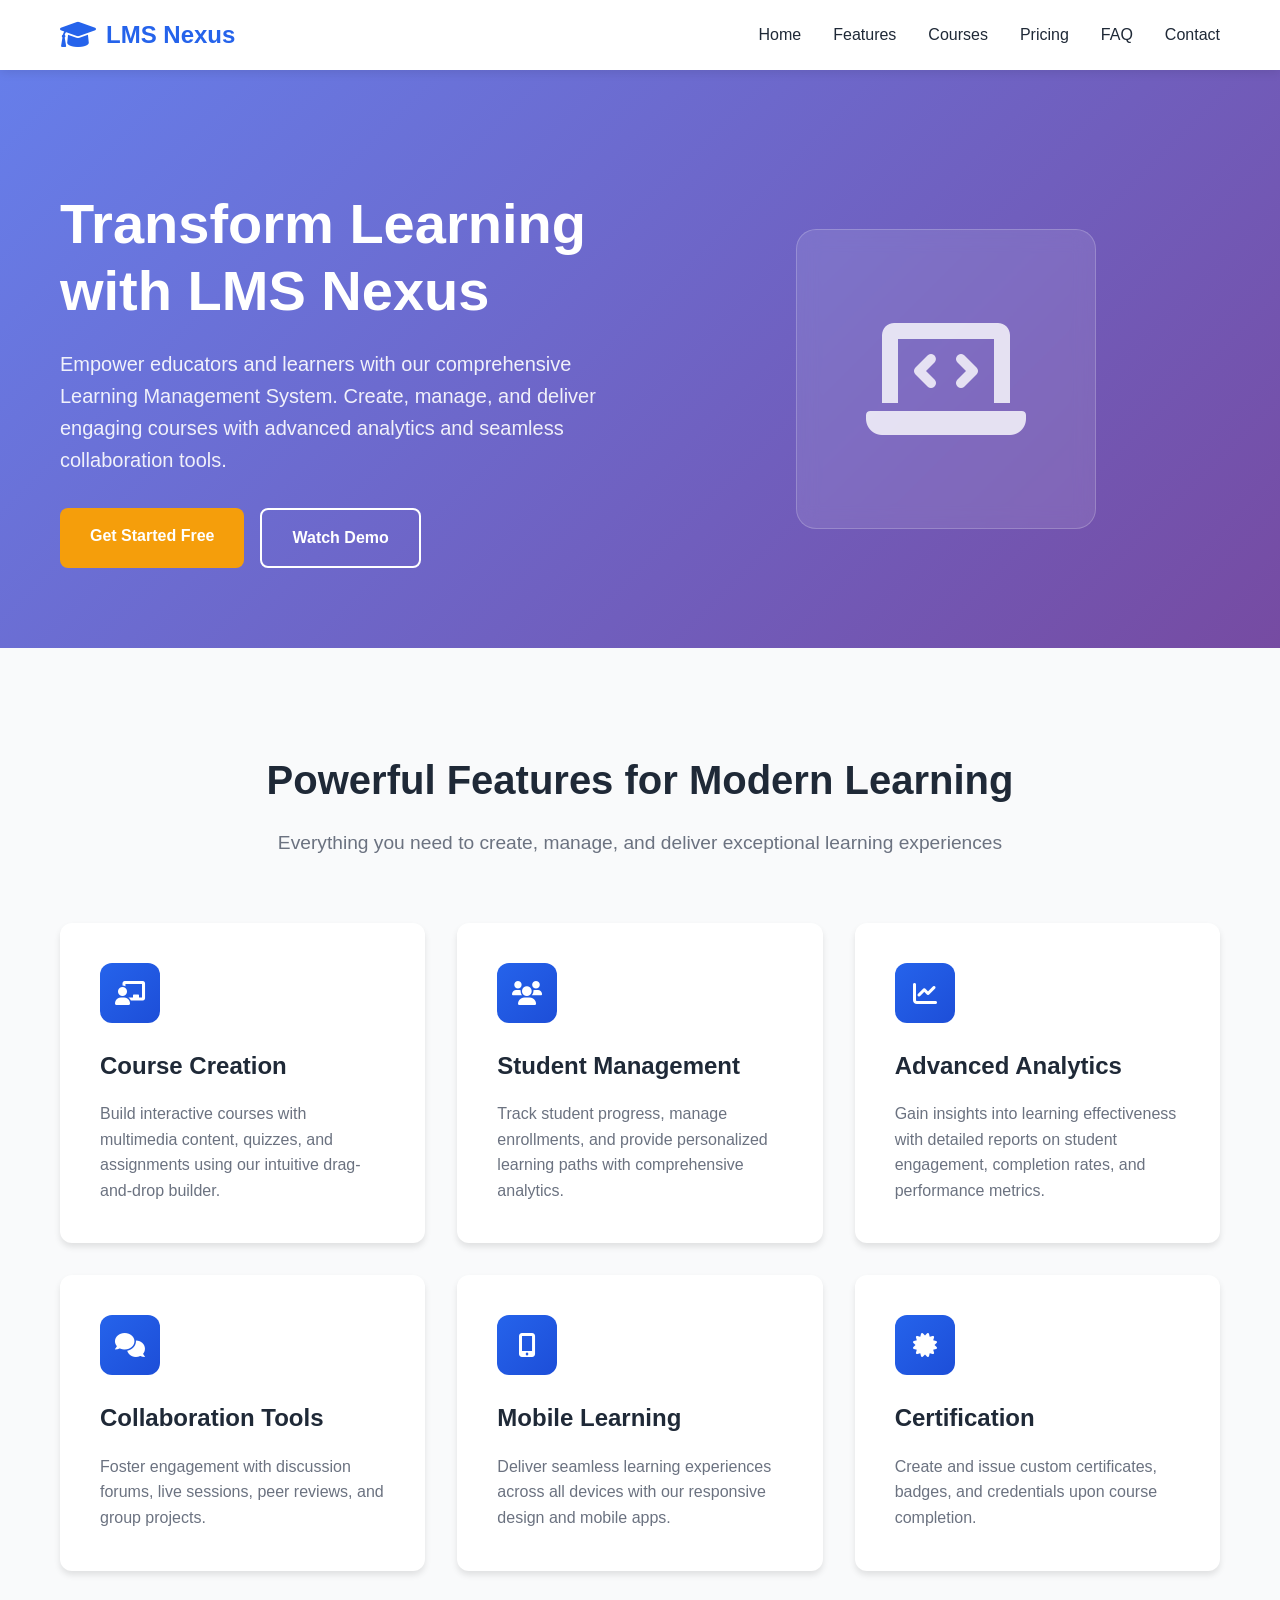
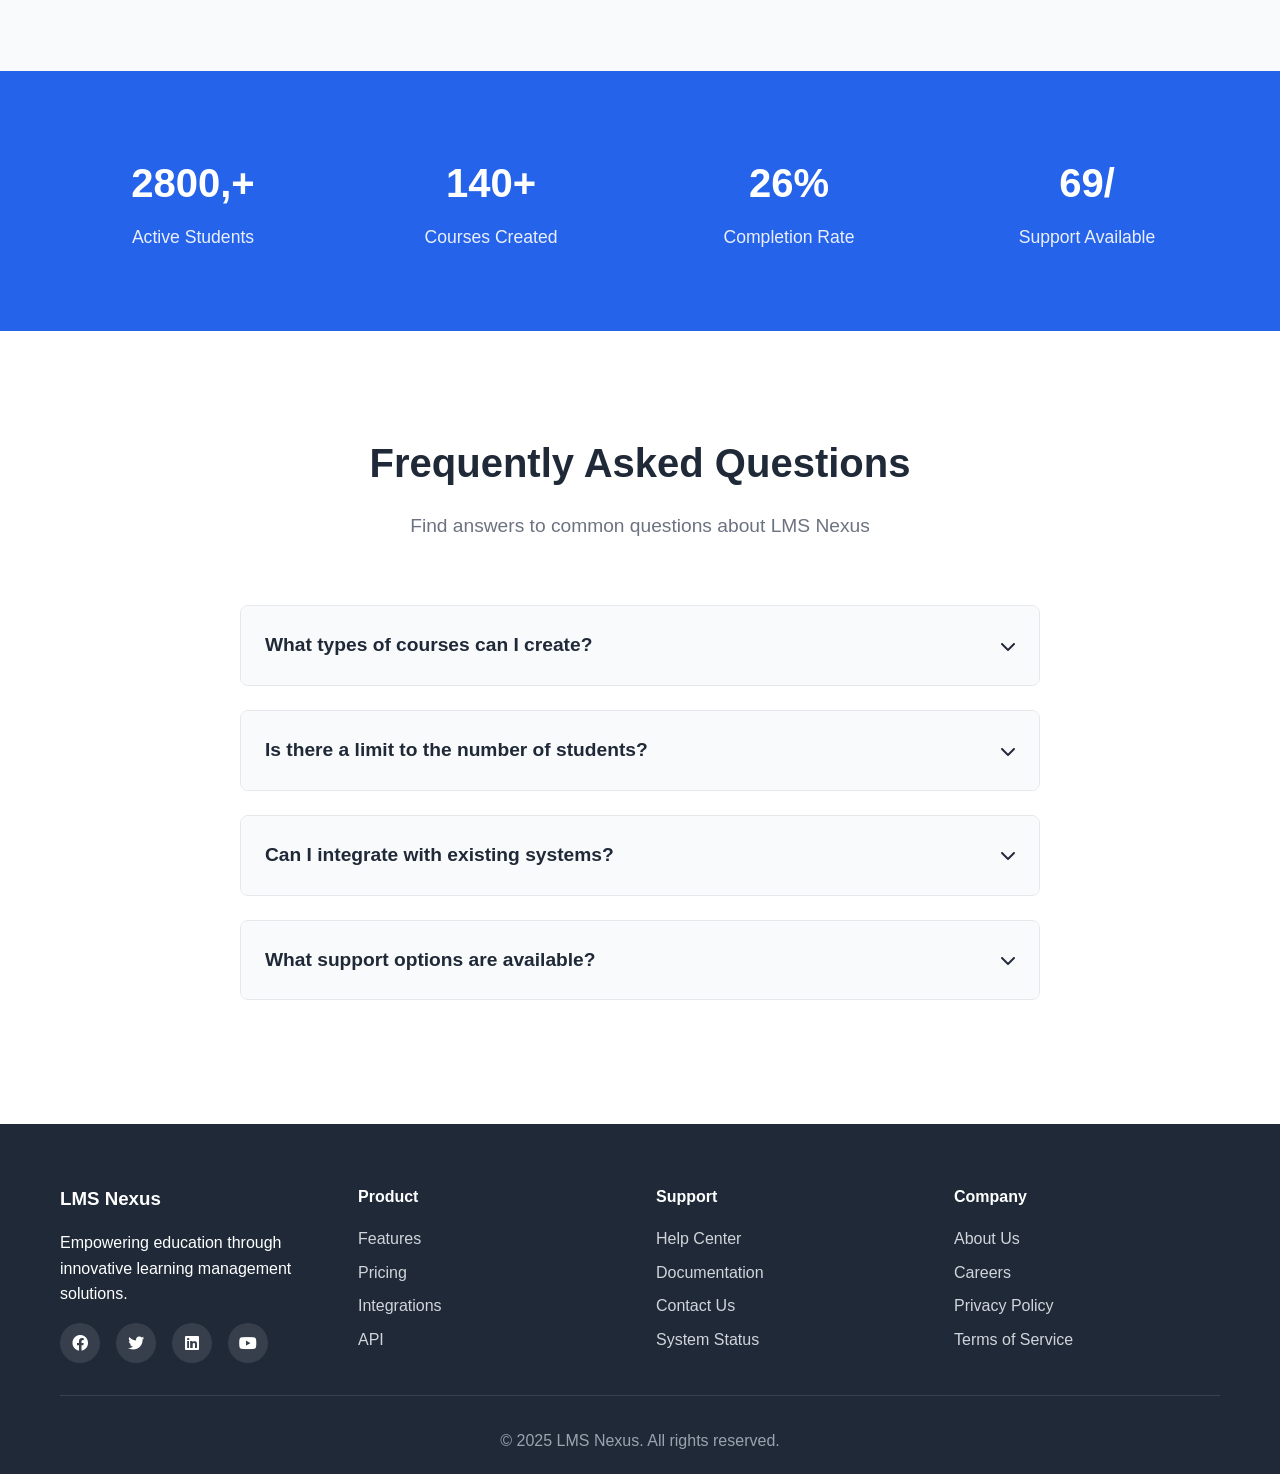
<file: index.html>
<!DOCTYPE html>
<html lang="en">
<head>
    <meta charset="UTF-8">
    <meta name="viewport" content="width=device-width, initial-scale=1.0">
    <title>LMS Nexus - Learning Management System Platform</title>
    <meta name="description" content="Comprehensive Learning Management System for educational institutions and corporate training">
    <link rel="stylesheet" href="styles.css">
    <link href="https://cdnjs.cloudflare.com/ajax/libs/font-awesome/6.0.0/css/all.min.css" rel="stylesheet">
</head>
<body>
    <!-- Navigation -->
    <nav class="navbar">
        <div class="nav-container">
            <div class="nav-logo">
                <i class="fas fa-graduation-cap"></i>
                <span>LMS Nexus</span>
            </div>
            <ul class="nav-menu">
                <li><a href="#home" class="nav-link">Home</a></li>
                <li><a href="#features" class="nav-link">Features</a></li>
                <li><a href="#courses" class="nav-link">Courses</a></li>
                <li><a href="#pricing" class="nav-link">Pricing</a></li>
                <li><a href="#faq" class="nav-link">FAQ</a></li>
                <li><a href="#contact" class="nav-link">Contact</a></li>
            </ul>
            <div class="nav-toggle">
                <span class="bar"></span>
                <span class="bar"></span>
                <span class="bar"></span>
            </div>
        </div>
    </nav>

    <!-- Hero Section -->
    <section id="home" class="hero">
        <div class="hero-container">
            <div class="hero-content">
                <h1>Transform Learning with LMS Nexus</h1>
                <p>Empower educators and learners with our comprehensive Learning Management System. Create, manage, and deliver engaging courses with advanced analytics and seamless collaboration tools.</p>
                <div class="hero-buttons">
                    <a href="#get-started" class="btn btn-primary">Get Started Free</a>
                    <a href="#demo" class="btn btn-secondary">Watch Demo</a>
                </div>
            </div>
            <div class="hero-image">
                <div class="hero-mockup">
                    <i class="fas fa-laptop-code"></i>
                </div>
            </div>
        </div>
    </section>

    <!-- Features Section -->
    <section id="features" class="features">
        <div class="container">
            <div class="section-header">
                <h2>Powerful Features for Modern Learning</h2>
                <p>Everything you need to create, manage, and deliver exceptional learning experiences</p>
            </div>
            <div class="features-grid">
                <div class="feature-card">
                    <div class="feature-icon">
                        <i class="fas fa-chalkboard-teacher"></i>
                    </div>
                    <h3>Course Creation</h3>
                    <p>Build interactive courses with multimedia content, quizzes, and assignments using our intuitive drag-and-drop builder.</p>
                </div>
                <div class="feature-card">
                    <div class="feature-icon">
                        <i class="fas fa-users"></i>
                    </div>
                    <h3>Student Management</h3>
                    <p>Track student progress, manage enrollments, and provide personalized learning paths with comprehensive analytics.</p>
                </div>
                <div class="feature-card">
                    <div class="feature-icon">
                        <i class="fas fa-chart-line"></i>
                    </div>
                    <h3>Advanced Analytics</h3>
                    <p>Gain insights into learning effectiveness with detailed reports on student engagement, completion rates, and performance metrics.</p>
                </div>
                <div class="feature-card">
                    <div class="feature-icon">
                        <i class="fas fa-comments"></i>
                    </div>
                    <h3>Collaboration Tools</h3>
                    <p>Foster engagement with discussion forums, live sessions, peer reviews, and group projects.</p>
                </div>
                <div class="feature-card">
                    <div class="feature-icon">
                        <i class="fas fa-mobile-alt"></i>
                    </div>
                    <h3>Mobile Learning</h3>
                    <p>Deliver seamless learning experiences across all devices with our responsive design and mobile apps.</p>
                </div>
                <div class="feature-card">
                    <div class="feature-icon">
                        <i class="fas fa-certificate"></i>
                    </div>
                    <h3>Certification</h3>
                    <p>Create and issue custom certificates, badges, and credentials upon course completion.</p>
                </div>
            </div>
        </div>
    </section>

    <!-- Stats Section -->
    <section class="stats">
        <div class="container">
            <div class="stats-grid">
                <div class="stat-item">
                    <h3>10,000+</h3>
                    <p>Active Students</p>
                </div>
                <div class="stat-item">
                    <h3>500+</h3>
                    <p>Courses Created</p>
                </div>
                <div class="stat-item">
                    <h3>95%</h3>
                    <p>Completion Rate</p>
                </div>
                <div class="stat-item">
                    <h3>24/7</h3>
                    <p>Support Available</p>
                </div>
            </div>
        </div>
    </section>

    <!-- FAQ Section -->
    <section id="faq" class="faq">
        <div class="container">
            <div class="section-header">
                <h2>Frequently Asked Questions</h2>
                <p>Find answers to common questions about LMS Nexus</p>
            </div>
            <div class="faq-container">
                <div class="faq-item">
                    <div class="faq-question">
                        <h3>What types of courses can I create?</h3>
                        <i class="fas fa-chevron-down"></i>
                    </div>
                    <div class="faq-answer">
                        <p>You can create various types of courses including video-based lessons, interactive quizzes, assignments, live webinars, and blended learning experiences. Our platform supports SCORM, xAPI, and multimedia content.</p>
                    </div>
                </div>
                <div class="faq-item">
                    <div class="faq-question">
                        <h3>Is there a limit to the number of students?</h3>
                        <i class="fas fa-chevron-down"></i>
                    </div>
                    <div class="faq-answer">
                        <p>No, there are no limits on the number of students. Our scalable infrastructure can handle from small classes to large enterprises with thousands of learners.</p>
                    </div>
                </div>
                <div class="faq-item">
                    <div class="faq-question">
                        <h3>Can I integrate with existing systems?</h3>
                        <i class="fas fa-chevron-down"></i>
                    </div>
                    <div class="faq-answer">
                        <p>Yes, LMS Nexus integrates with popular tools like Zoom, Google Workspace, Microsoft 365, payment gateways, and HR systems through APIs and webhooks.</p>
                    </div>
                </div>
                <div class="faq-item">
                    <div class="faq-question">
                        <h3>What support options are available?</h3>
                        <i class="fas fa-chevron-down"></i>
                    </div>
                    <div class="faq-answer">
                        <p>We offer 24/7 email support, live chat during business hours, comprehensive documentation, video tutorials, and dedicated account managers for enterprise plans.</p>
                    </div>
                </div>
            </div>
        </div>
    </section>

    <!-- Footer -->
    <footer class="footer">
        <div class="container">
            <div class="footer-content">
                <div class="footer-section">
                    <h3>LMS Nexus</h3>
                    <p>Empowering education through innovative learning management solutions.</p>
                    <div class="social-links">
                        <a href="#"><i class="fab fa-facebook"></i></a>
                        <a href="#"><i class="fab fa-twitter"></i></a>
                        <a href="#"><i class="fab fa-linkedin"></i></a>
                        <a href="#"><i class="fab fa-youtube"></i></a>
                    </div>
                </div>
                <div class="footer-section">
                    <h4>Product</h4>
                    <ul>
                        <li><a href="#features">Features</a></li>
                        <li><a href="#pricing">Pricing</a></li>
                        <li><a href="#integrations">Integrations</a></li>
                        <li><a href="#api">API</a></li>
                    </ul>
                </div>
                <div class="footer-section">
                    <h4>Support</h4>
                    <ul>
                        <li><a href="#help">Help Center</a></li>
                        <li><a href="#documentation">Documentation</a></li>
                        <li><a href="#contact">Contact Us</a></li>
                        <li><a href="#status">System Status</a></li>
                    </ul>
                </div>
                <div class="footer-section">
                    <h4>Company</h4>
                    <ul>
                        <li><a href="#about">About Us</a></li>
                        <li><a href="#careers">Careers</a></li>
                        <li><a href="#privacy">Privacy Policy</a></li>
                        <li><a href="#terms">Terms of Service</a></li>
                    </ul>
                </div>
            </div>
            <div class="footer-bottom">
                <p>&copy; 2025 LMS Nexus. All rights reserved.</p>
            </div>
        </div>
    </footer>

    <script src="script.js"></script>
</body>
</html>
</file>
<file: styles.css>
/* Reset and Base Styles */
* {
    margin: 0;
    padding: 0;
    box-sizing: border-box;
}

:root {
    --primary-color: #2563eb;
    --primary-dark: #1d4ed8;
    --secondary-color: #f59e0b;
    --text-primary: #1f2937;
    --text-secondary: #6b7280;
    --background: #ffffff;
    --background-light: #f9fafb;
    --border: #e5e7eb;
    --success: #10b981;
    --warning: #f59e0b;
    --error: #ef4444;
}

body {
    font-family: -apple-system, BlinkMacSystemFont, 'Segoe UI', Roboto, 'Helvetica Neue', Arial, sans-serif;
    line-height: 1.6;
    color: var(--text-primary);
    background-color: var(--background);
}

.container {
    max-width: 1200px;
    margin: 0 auto;
    padding: 0 20px;
}

/* Navigation */
.navbar {
    background: var(--background);
    box-shadow: 0 2px 10px rgba(0, 0, 0, 0.1);
    position: fixed;
    top: 0;
    width: 100%;
    z-index: 1000;
}

.nav-container {
    max-width: 1200px;
    margin: 0 auto;
    padding: 0 20px;
    display: flex;
    justify-content: space-between;
    align-items: center;
    height: 70px;
}

.nav-logo {
    display: flex;
    align-items: center;
    font-size: 1.5rem;
    font-weight: bold;
    color: var(--primary-color);
}

.nav-logo i {
    margin-right: 10px;
    font-size: 1.8rem;
}

.nav-menu {
    display: flex;
    list-style: none;
    gap: 2rem;
}

.nav-link {
    text-decoration: none;
    color: var(--text-primary);
    font-weight: 500;
    transition: color 0.3s ease;
}

.nav-link:hover {
    color: var(--primary-color);
}

.nav-toggle {
    display: none;
    flex-direction: column;
    cursor: pointer;
}

.bar {
    width: 25px;
    height: 3px;
    background-color: var(--text-primary);
    margin: 3px 0;
    transition: 0.3s;
}

/* Hero Section */
.hero {
    background: linear-gradient(135deg, #667eea 0%, #764ba2 100%);
    color: white;
    padding: 120px 0 80px;
    margin-top: 70px;
}

.hero-container {
    max-width: 1200px;
    margin: 0 auto;
    padding: 0 20px;
    display: grid;
    grid-template-columns: 1fr 1fr;
    gap: 4rem;
    align-items: center;
}

.hero-content h1 {
    font-size: 3.5rem;
    font-weight: 700;
    margin-bottom: 1.5rem;
    line-height: 1.2;
}

.hero-content p {
    font-size: 1.25rem;
    margin-bottom: 2rem;
    opacity: 0.9;
}

.hero-buttons {
    display: flex;
    gap: 1rem;
    flex-wrap: wrap;
}

.btn {
    display: inline-block;
    padding: 15px 30px;
    border-radius: 8px;
    text-decoration: none;
    font-weight: 600;
    transition: all 0.3s ease;
    cursor: pointer;
}

.btn-primary {
    background: var(--secondary-color);
    color: white;
    border: none;
}

.btn-primary:hover {
    background: #d97706;
    transform: translateY(-2px);
}

.btn-secondary {
    background: transparent;
    color: white;
    border: 2px solid white;
}

.btn-secondary:hover {
    background: white;
    color: var(--primary-color);
}

.hero-image {
    display: flex;
    justify-content: center;
    align-items: center;
}

.hero-mockup {
    width: 300px;
    height: 300px;
    background: rgba(255, 255, 255, 0.1);
    border-radius: 20px;
    display: flex;
    align-items: center;
    justify-content: center;
    backdrop-filter: blur(10px);
    border: 1px solid rgba(255, 255, 255, 0.2);
}

.hero-mockup i {
    font-size: 8rem;
    opacity: 0.8;
}

/* Features Section */
.features {
    padding: 100px 0;
    background: var(--background-light);
}

.section-header {
    text-align: center;
    margin-bottom: 4rem;
}

.section-header h2 {
    font-size: 2.5rem;
    margin-bottom: 1rem;
    color: var(--text-primary);
}

.section-header p {
    font-size: 1.2rem;
    color: var(--text-secondary);
}

.features-grid {
    display: grid;
    grid-template-columns: repeat(auto-fit, minmax(350px, 1fr));
    gap: 2rem;
}

.feature-card {
    background: white;
    padding: 2.5rem;
    border-radius: 12px;
    box-shadow: 0 4px 6px rgba(0, 0, 0, 0.1);
    transition: transform 0.3s ease, box-shadow 0.3s ease;
}

.feature-card:hover {
    transform: translateY(-5px);
    box-shadow: 0 8px 25px rgba(0, 0, 0, 0.15);
}

.feature-icon {
    width: 60px;
    height: 60px;
    background: linear-gradient(135deg, var(--primary-color), var(--primary-dark));
    border-radius: 12px;
    display: flex;
    align-items: center;
    justify-content: center;
    margin-bottom: 1.5rem;
}

.feature-icon i {
    font-size: 1.5rem;
    color: white;
}

.feature-card h3 {
    font-size: 1.5rem;
    margin-bottom: 1rem;
    color: var(--text-primary);
}

.feature-card p {
    color: var(--text-secondary);
    line-height: 1.6;
}

/* Stats Section */
.stats {
    background: var(--primary-color);
    color: white;
    padding: 80px 0;
}

.stats-grid {
    display: grid;
    grid-template-columns: repeat(auto-fit, minmax(200px, 1fr));
    gap: 2rem;
    text-align: center;
}

.stat-item h3 {
    font-size: 2.5rem;
    font-weight: 700;
    margin-bottom: 0.5rem;
}

.stat-item p {
    font-size: 1.1rem;
    opacity: 0.9;
}

/* FAQ Section */
.faq {
    padding: 100px 0;
    background: white;
}

.faq-container {
    max-width: 800px;
    margin: 0 auto;
}

.faq-item {
    margin-bottom: 1.5rem;
    border: 1px solid var(--border);
    border-radius: 8px;
    overflow: hidden;
}

.faq-question {
    padding: 1.5rem;
    background: var(--background-light);
    cursor: pointer;
    display: flex;
    justify-content: space-between;
    align-items: center;
    transition: background 0.3s ease;
}

.faq-question:hover {
    background: #f3f4f6;
}

.faq-question h3 {
    font-size: 1.2rem;
    color: var(--text-primary);
}

.faq-answer {
    padding: 0 1.5rem;
    max-height: 0;
    overflow: hidden;
    transition: max-height 0.3s ease, padding 0.3s ease;
}

.faq-answer.active {
    max-height: 200px;
    padding: 1.5rem;
}

.faq-answer p {
    color: var(--text-secondary);
    line-height: 1.6;
}

/* Footer */
.footer {
    background: var(--text-primary);
    color: white;
    padding: 60px 0 20px;
}

.footer-content {
    display: grid;
    grid-template-columns: repeat(auto-fit, minmax(250px, 1fr));
    gap: 2rem;
    margin-bottom: 2rem;
}

.footer-section h3,
.footer-section h4 {
    margin-bottom: 1rem;
}

.footer-section ul {
    list-style: none;
}

.footer-section ul li {
    margin-bottom: 0.5rem;
}

.footer-section ul li a {
    color: #d1d5db;
    text-decoration: none;
    transition: color 0.3s ease;
}

.footer-section ul li a:hover {
    color: white;
}

.social-links {
    display: flex;
    gap: 1rem;
    margin-top: 1rem;
}

.social-links a {
    width: 40px;
    height: 40px;
    background: rgba(255, 255, 255, 0.1);
    border-radius: 50%;
    display: flex;
    align-items: center;
    justify-content: center;
    color: white;
    text-decoration: none;
    transition: background 0.3s ease;
}

.social-links a:hover {
    background: var(--primary-color);
}

.footer-bottom {
    text-align: center;
    padding-top: 2rem;
    border-top: 1px solid #374151;
    color: #9ca3af;
}

/* Responsive Design */
@media (max-width: 768px) {
    .nav-menu {
        position: fixed;
        left: -100%;
        top: 70px;
        flex-direction: column;
        background-color: white;
        width: 100%;
        text-align: center;
        transition: 0.3s;
        box-shadow: 0 10px 27px rgba(0, 0, 0, 0.05);
        padding: 2rem 0;
    }

    .nav-menu.active {
        left: 0;
    }

    .nav-toggle {
        display: flex;
    }

    .hero-container {
        grid-template-columns: 1fr;
        text-align: center;
    }

    .hero-content h1 {
        font-size: 2.5rem;
    }

    .features-grid {
        grid-template-columns: 1fr;
    }

    .stats-grid {
        grid-template-columns: repeat(2, 1fr);
    }

    .hero-buttons {
        justify-content: center;
    }
}

@media (max-width: 480px) {
    .hero-content h1 {
        font-size: 2rem;
    }

    .stats-grid {
        grid-template-columns: 1fr;
    }

    .btn {
        width: 100%;
        margin-bottom: 1rem;
    }
}
</file>
